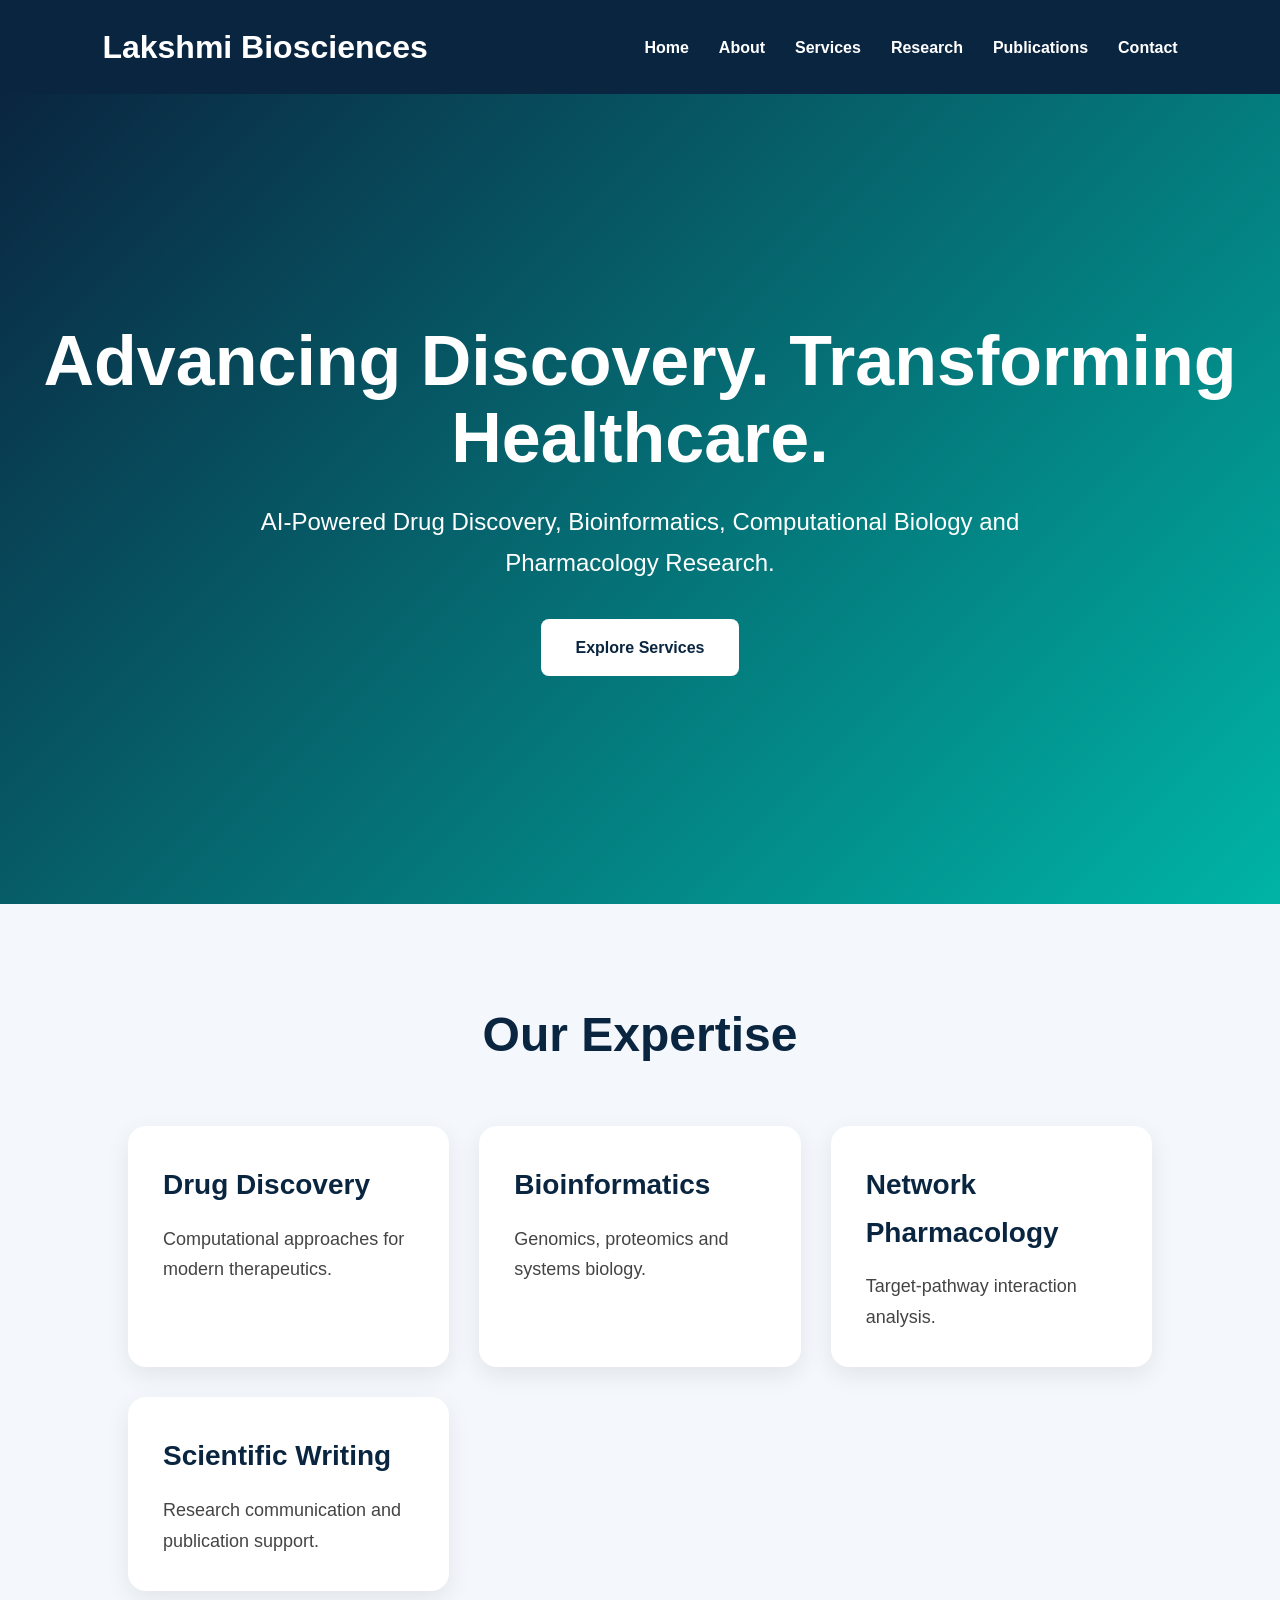
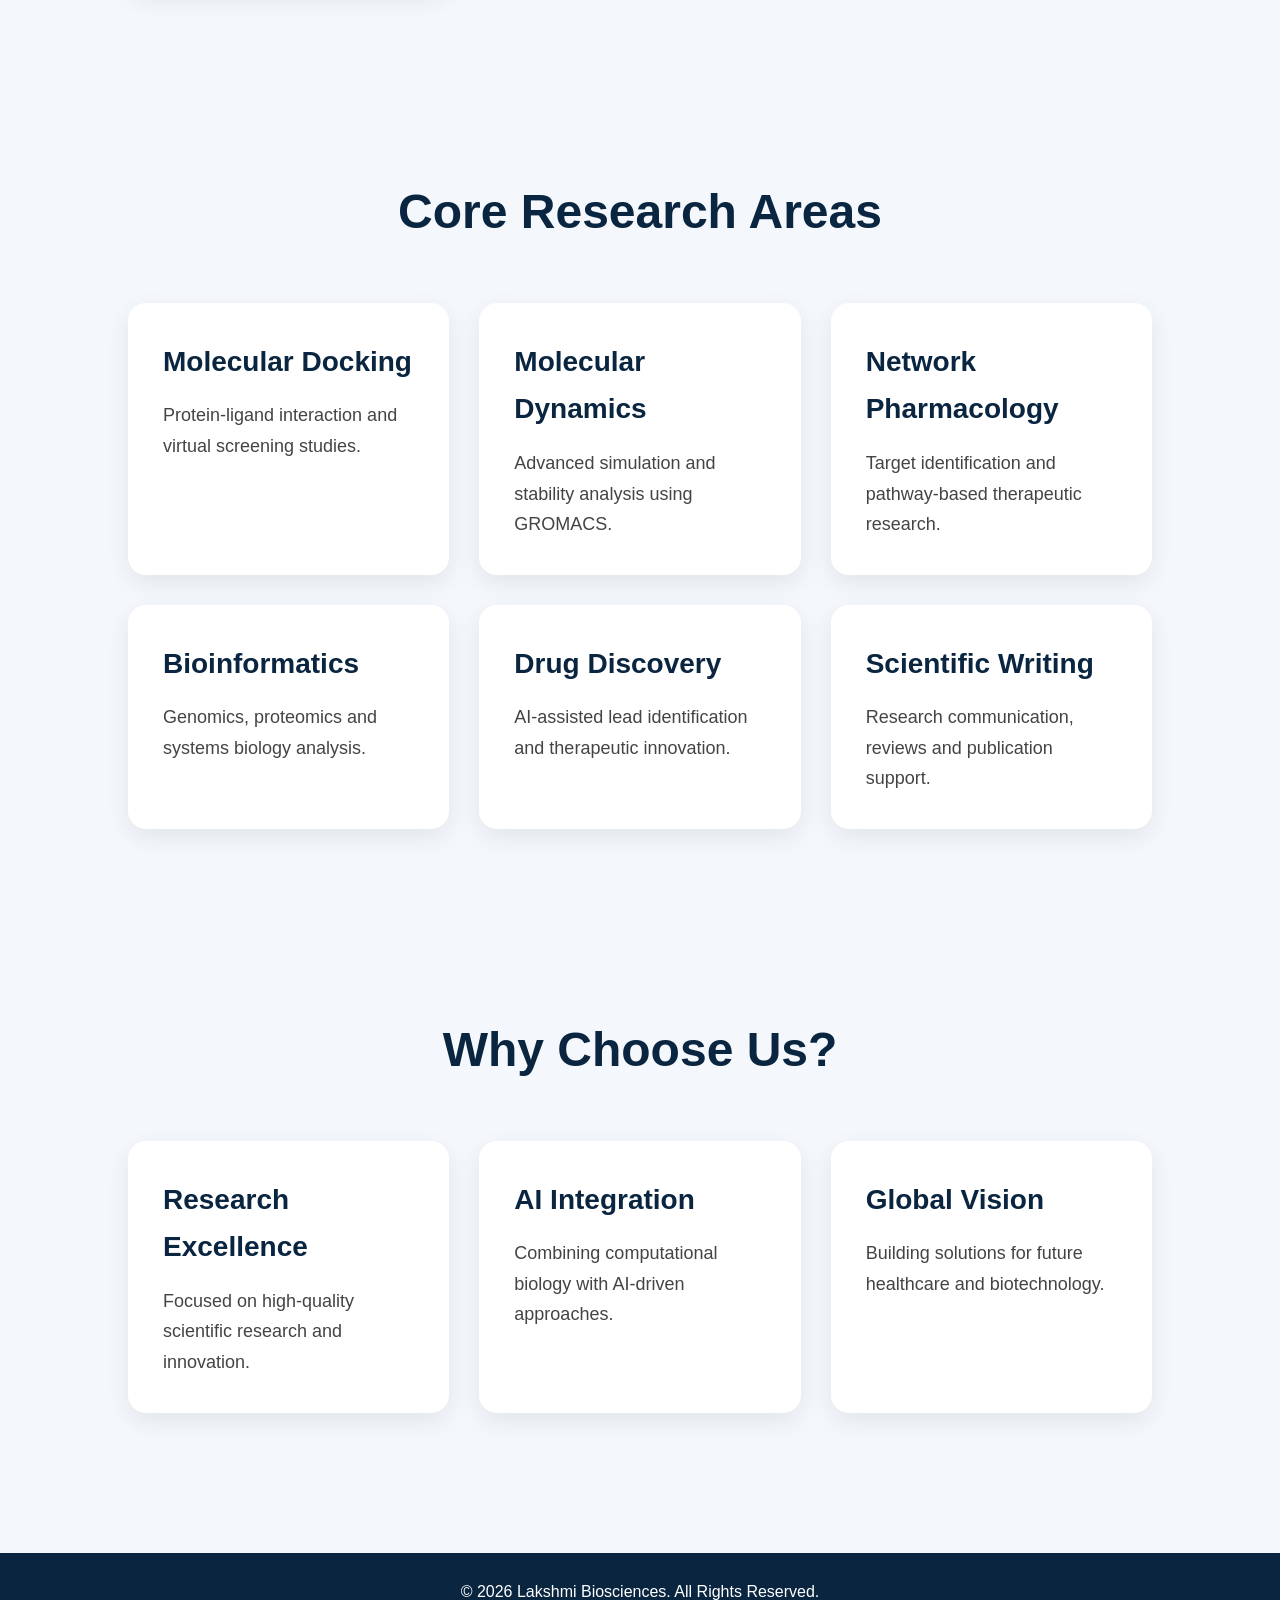
<file: index.html>
<!DOCTYPE html>

<html lang="en">

<head>
    <meta charset="UTF-8">
    <meta name="viewport" content="width=device-width, initial-scale=1.0">

    <meta name="google-site-verification" content="bZK9rHiymmkVcMRryx5hxQ8Dh3KX1rhNJKvibas8iJw" />

    <meta name="description" content="Lakshmi Biosciences specializes in Drug Discovery, Molecular Docking, Molecular Dynamics, Bioinformatics, AI and Computational Biology Research.">

    <meta name="keywords" content="Drug Discovery, Bioinformatics, Molecular Docking, Molecular Dynamics, Computational Biology, AI in Healthcare">

    <meta name="author" content="Lakshmi Biosciences">

    <title>Lakshmi Biosciences | Drug Discovery, Bioinformatics & Computational Biology</title>

    <link rel="stylesheet" href="style.css">
</head>

<body>
<header>
    <div class="logo">Lakshmi Biosciences</div>

    <nav>
        <a href="index.html">Home</a>
        <a href="about.html">About</a>
        <a href="services.html">Services</a>
        <a href="research.html">Research</a>
        <a href="publications.html">Publications</a>
        <a href="contact.html">Contact</a>
    </nav>
</header>

<section class="hero">
    <h1>Advancing Discovery. Transforming Healthcare.</h1>

    <p>
        AI-Powered Drug Discovery, Bioinformatics,
        Computational Biology and Pharmacology Research.
    </p>

    <a href="services.html" class="btn">
        Explore Services
    </a>
</section>

<section class="section">
    <h2>Our Expertise</h2>

    <div class="grid">

        <div class="card">
            <h3>Drug Discovery</h3>
            <p>Computational approaches for modern therapeutics.</p>
        </div>

        <div class="card">
            <h3>Bioinformatics</h3>
            <p>Genomics, proteomics and systems biology.</p>
        </div>

        <div class="card">
            <h3>Network Pharmacology</h3>
            <p>Target-pathway interaction analysis.</p>
        </div>

        <div class="card">
            <h3>Scientific Writing</h3>
            <p>Research communication and publication support.</p>
        </div>

    </div>
</section>

<section class="section">

    <h2>Core Research Areas</h2>

    <div class="grid">

        <div class="card">
            <h3>Molecular Docking</h3>
            <p>Protein-ligand interaction and virtual screening studies.</p>
        </div>

        <div class="card">
            <h3>Molecular Dynamics</h3>
            <p>Advanced simulation and stability analysis using GROMACS.</p>
        </div>

        <div class="card">
            <h3>Network Pharmacology</h3>
            <p>Target identification and pathway-based therapeutic research.</p>
        </div>

        <div class="card">
            <h3>Bioinformatics</h3>
            <p>Genomics, proteomics and systems biology analysis.</p>
        </div>

        <div class="card">
            <h3>Drug Discovery</h3>
            <p>AI-assisted lead identification and therapeutic innovation.</p>
        </div>

        <div class="card">
            <h3>Scientific Writing</h3>
            <p>Research communication, reviews and publication support.</p>
        </div>

    </div>

</section>

<section class="section">

    <h2>Why Choose Us?</h2>

    <div class="grid">

        <div class="card">
            <h3>Research Excellence</h3>
            <p>Focused on high-quality scientific research and innovation.</p>
        </div>

        <div class="card">
            <h3>AI Integration</h3>
            <p>Combining computational biology with AI-driven approaches.</p>
        </div>

        <div class="card">
            <h3>Global Vision</h3>
            <p>Building solutions for future healthcare and biotechnology.</p>
        </div>

    </div>

</section>

<footer>
    <p>© 2026 Lakshmi Biosciences. All Rights Reserved.</p>
</footer>

<script src="js.js"></script>
</body>

</html>
</file>
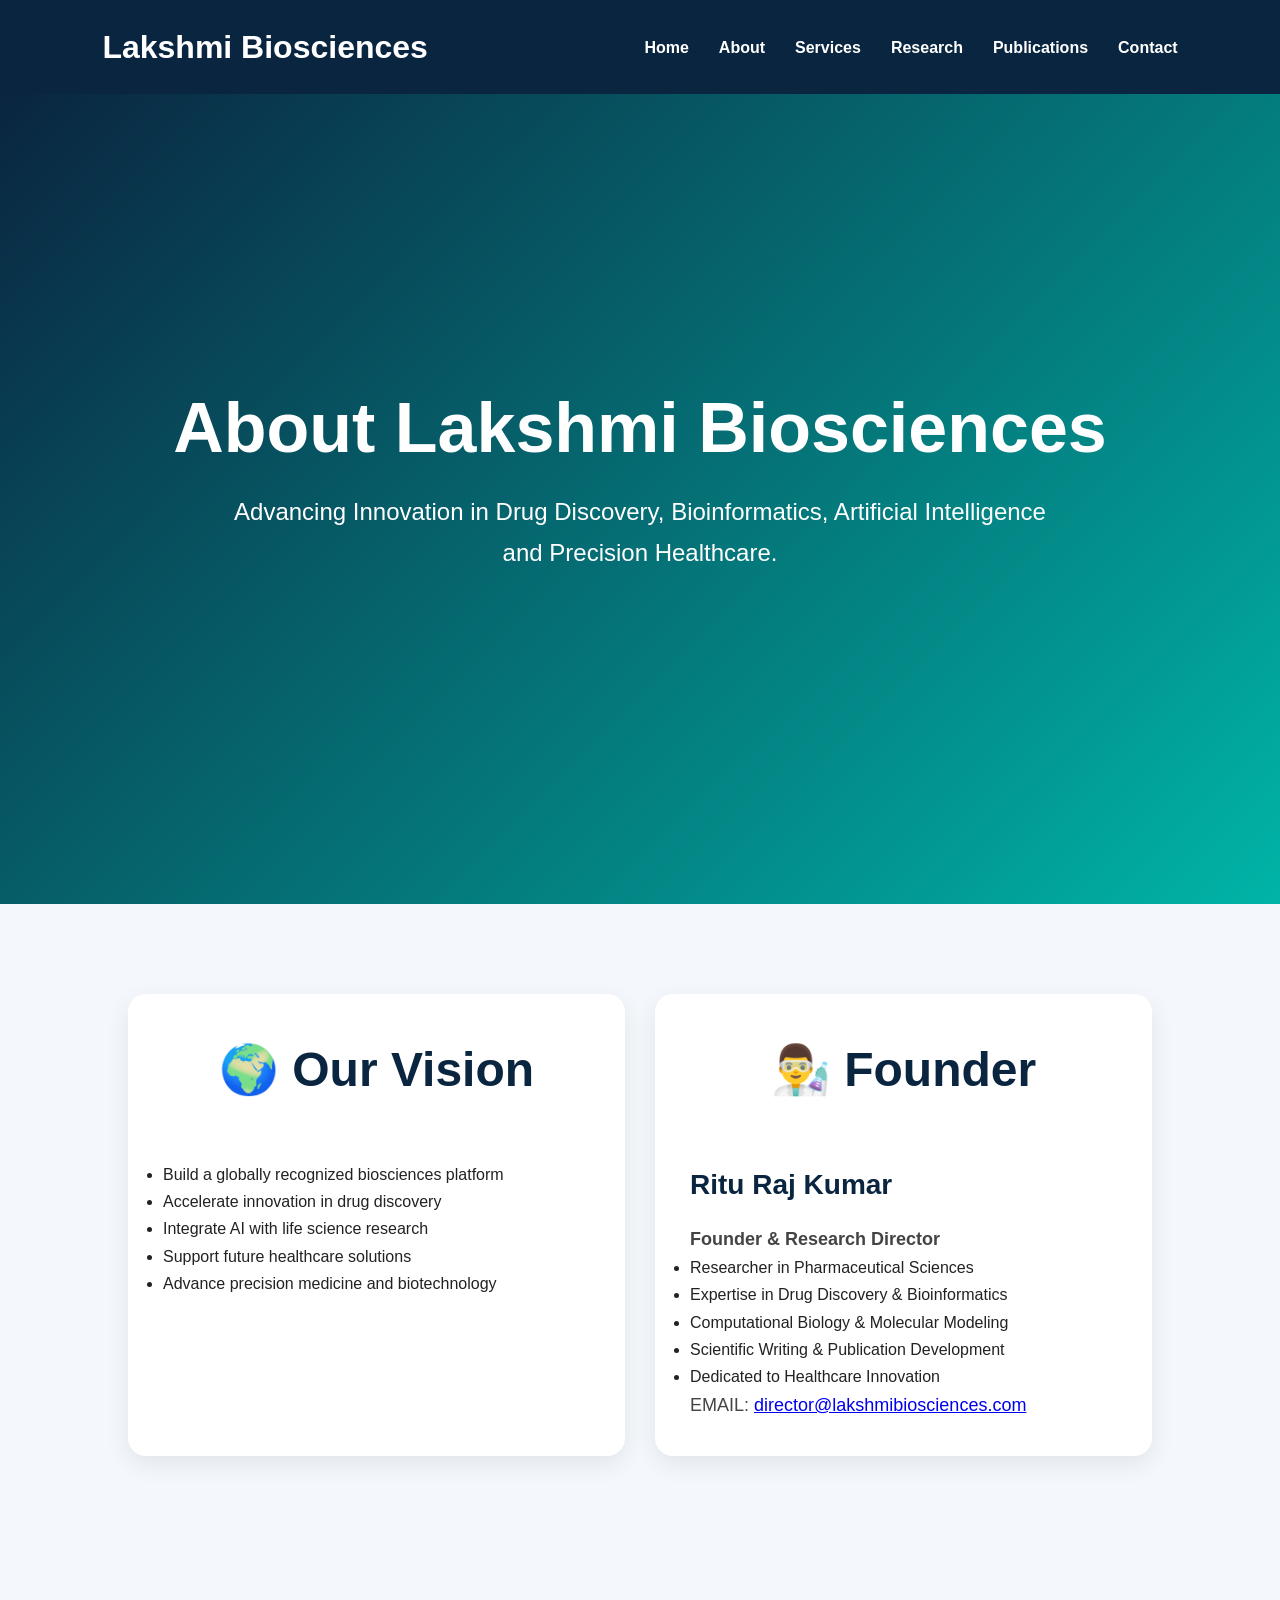
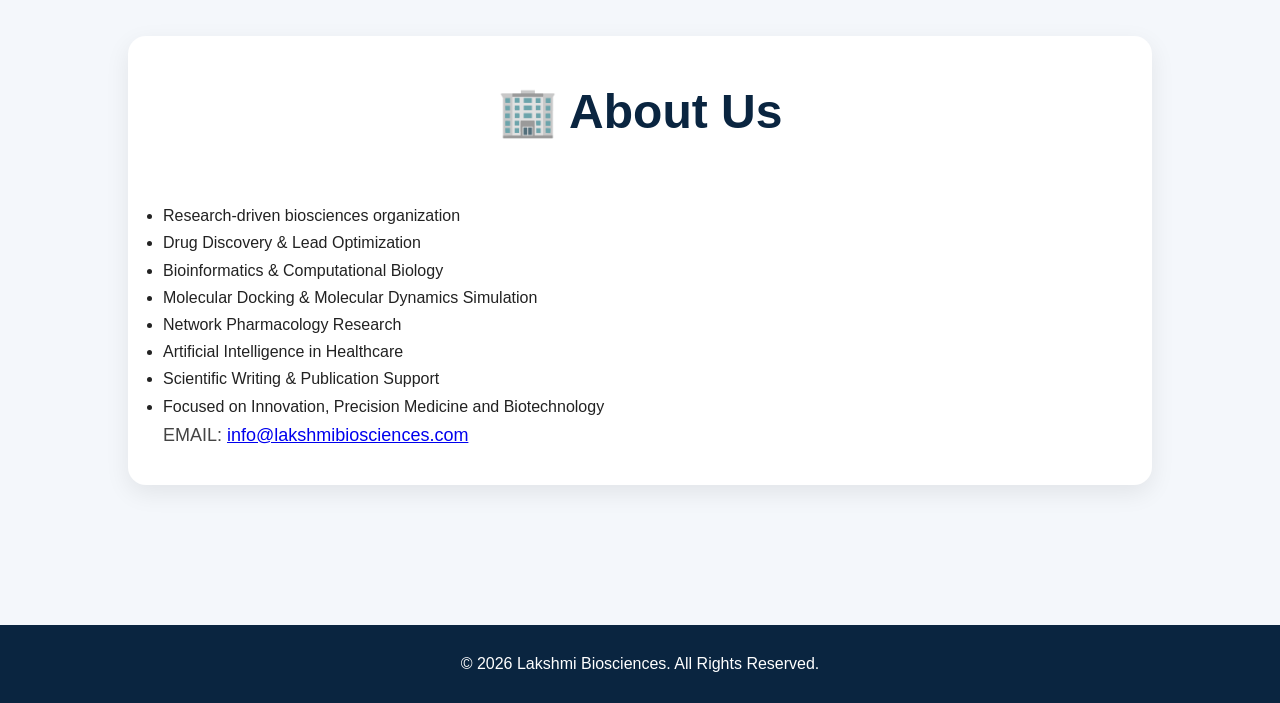
<file: about.html>
<!DOCTYPE html>
<html lang="en">

<head>
    <meta charset="UTF-8">
    <meta name="viewport" content="width=device-width, initial-scale=1.0">
    <title>About Us | Lakshmi Biosciences</title>
    <link rel="stylesheet" href="style.css">
</head>

<body>

<header>
    <div class="logo">Lakshmi Biosciences</div>

    <nav>
        <a href="index.html">Home</a>
        <a href="about.html">About</a>
        <a href="services.html">Services</a>
        <a href="research.html">Research</a>
        <a href="publications.html">Publications</a>
        <a href="contact.html">Contact</a>
    </nav>
</header>

<section class="hero">

    <h1>About Lakshmi Biosciences</h1>

    <p>
        Advancing Innovation in Drug Discovery, Bioinformatics,
        Artificial Intelligence and Precision Healthcare.
    </p>

</section>

<section class="section">

    <div class="grid">

        <div class="card">

            <h2>🌍 Our Vision</h2>

            <ul>
                <li>Build a globally recognized biosciences platform</li>
                <li>Accelerate innovation in drug discovery</li>
                <li>Integrate AI with life science research</li>
                <li>Support future healthcare solutions</li>
                <li>Advance precision medicine and biotechnology</li>
            </ul>

        </div>

        <div class="card">

            <h2>👨‍🔬 Founder</h2>

            <h3>Ritu Raj Kumar</h3>
        
            <p><strong>Founder & Research Director</strong></p>

            <ul>
                <li>Researcher in Pharmaceutical Sciences</li>
                <li>Expertise in Drug Discovery & Bioinformatics</li>
                <li>Computational Biology & Molecular Modeling</li>
                <li>Scientific Writing & Publication Development</li>
                <li>Dedicated to Healthcare Innovation</li>
                <p>EMAIL: <a href="mailto:director@lakshmibiosciences.com">director@lakshmibiosciences.com</a></p>
            </ul>

        </div>

    </div>

</section>

<section class="section">

    <div class="card">

        <h2>🏢 About Us</h2>

        <ul>
            <li>Research-driven biosciences organization</li>
            <li>Drug Discovery & Lead Optimization</li>
            <li>Bioinformatics & Computational Biology</li>
            <li>Molecular Docking & Molecular Dynamics Simulation</li>
            <li>Network Pharmacology Research</li>
            <li>Artificial Intelligence in Healthcare</li>
            <li>Scientific Writing & Publication Support</li>
            <li>Focused on Innovation, Precision Medicine and Biotechnology</li>
            <p>EMAIL: <a href="mailto:info@lakshmibiosciences.com">info@lakshmibiosciences.com</a></p>
        </ul>

    </div>

</section>

<footer>
    <p>© 2026 Lakshmi Biosciences. All Rights Reserved.</p>
</footer>

</body>

</html>
</file>
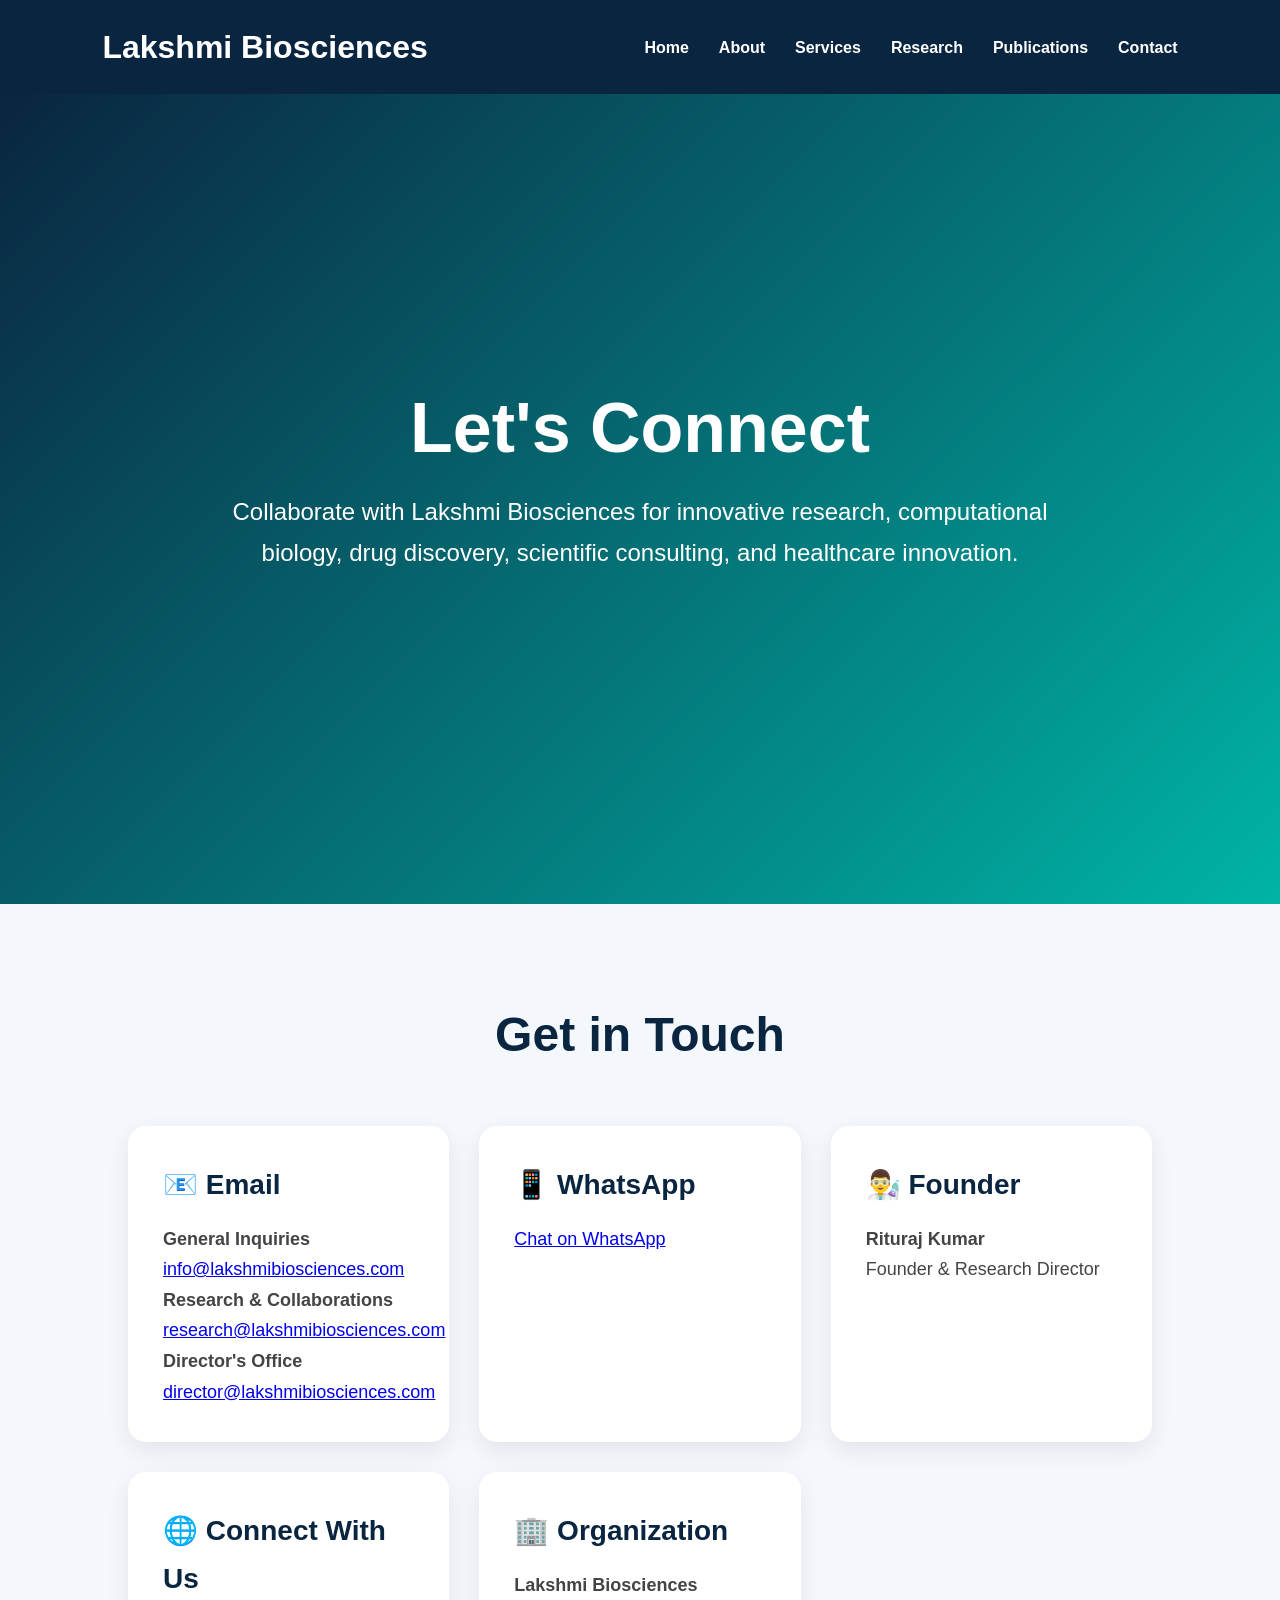
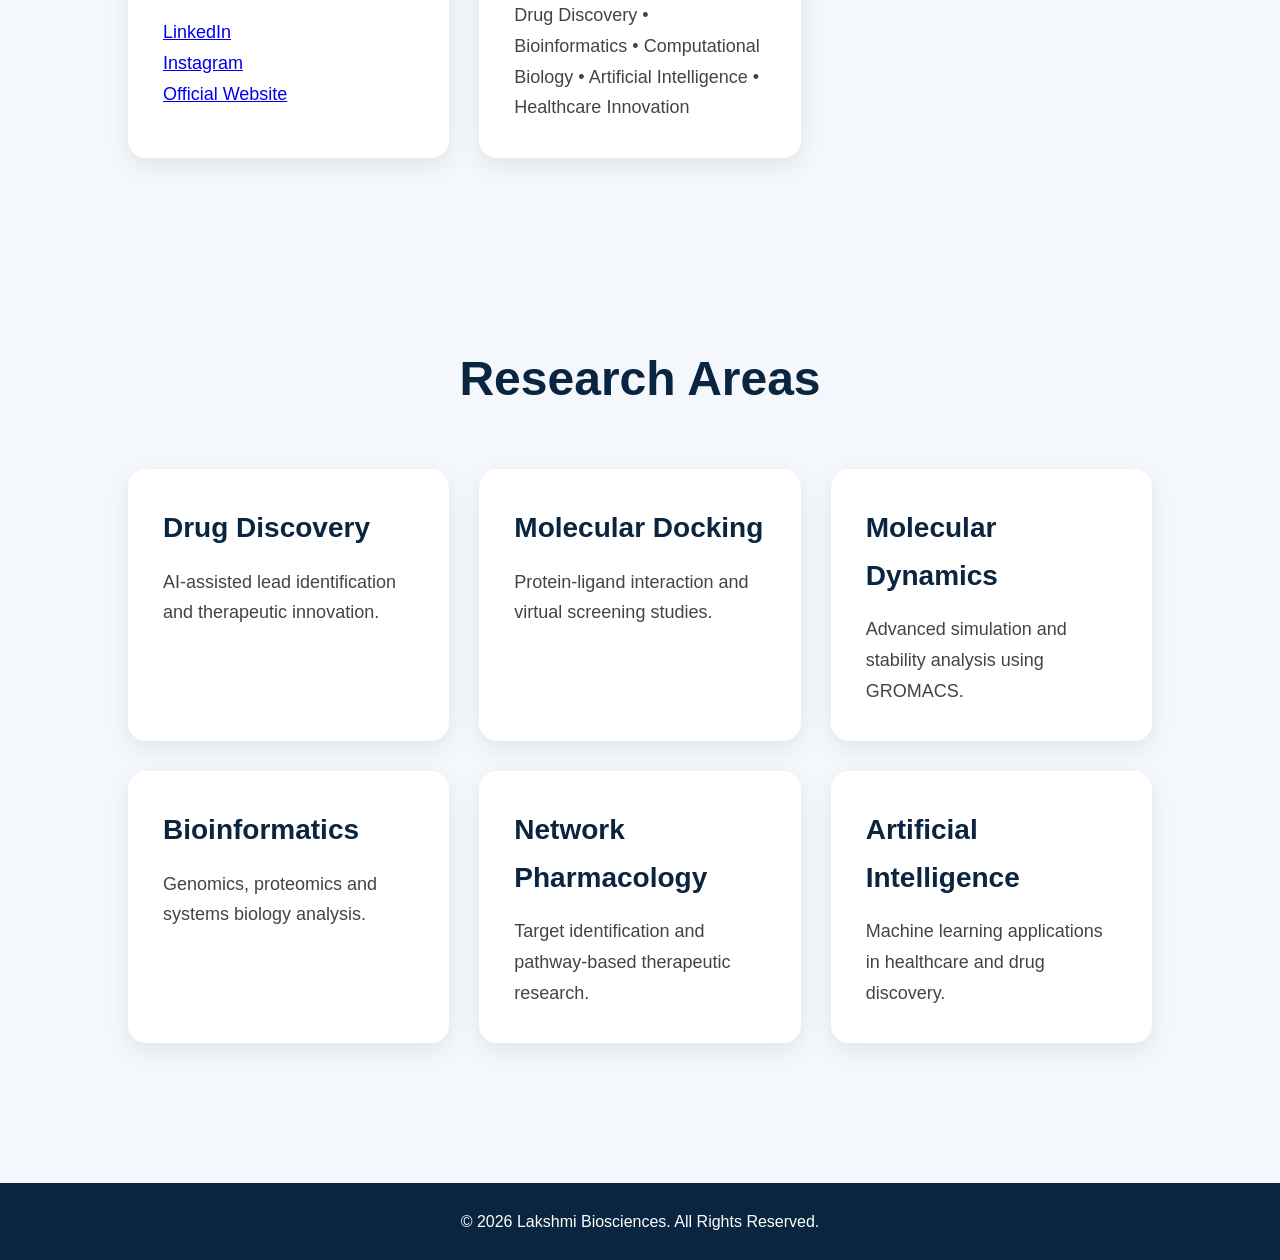
<file: contact.html>
<!DOCTYPE html>

<html lang="en">

<head>
    <meta charset="UTF-8">
    <meta name="viewport" content="width=device-width, initial-scale=1.0">


<title>Contact Us | Lakshmi Biosciences</title>

<meta name="description" content="Contact Lakshmi Biosciences for Drug Discovery, Bioinformatics, Computational Biology, Artificial Intelligence, Research Collaborations and Healthcare Innovation.">

<link rel="stylesheet" href="style.css">


</head>

<body>

<header>
    <div class="logo">Lakshmi Biosciences</div>


<nav>
    <a href="index.html">Home</a>
    <a href="about.html">About</a>
    <a href="services.html">Services</a>
    <a href="research.html">Research</a>
    <a href="publications.html">Publications</a>
    <a href="contact.html">Contact</a>
</nav>


</header>

<section class="hero">
    <h1>Let's Connect</h1>


<p>
    Collaborate with Lakshmi Biosciences for innovative research,
    computational biology, drug discovery, scientific consulting,
    and healthcare innovation.
</p>


</section>

<section class="section">


<h2>Get in Touch</h2>

<div class="grid">

    <div class="card">
        <h3>📧 Email</h3>

        <p>
            <strong>General Inquiries</strong><br>
            <a href="mailto:info@lakshmibiosciences.com">
                info@lakshmibiosciences.com
            </a>
        </p>

        <p>
            <strong>Research & Collaborations</strong><br>
            <a href="mailto:research@lakshmibiosciences.com">
                research@lakshmibiosciences.com
            </a>
        </p>

        <p>
            <strong>Director's Office</strong><br>
            <a href="mailto:director@lakshmibiosciences.com">
                director@lakshmibiosciences.com
            </a>
        </p>
    </div>

    <div class="card">
        <h3>📱 WhatsApp</h3>

        <p>
            <a href="https://api.whatsapp.com/send?phone=916204743980" target="_blank">
                Chat on WhatsApp
            </a>
        </p>
    </div>

    <div class="card">
        <h3>👨‍🔬 Founder</h3>

        <p>
            <strong>Rituraj Kumar</strong><br>
            Founder & Research Director
        </p>
    </div>

    <div class="card">
        <h3>🌐 Connect With Us</h3>

        <p>
            <a href="https://www.linkedin.com/company/lakshmibiosciences/" target="_blank">
                LinkedIn
            </a>
        </p>

        <p>
            <a href="https://www.instagram.com/lakshmibiosciences/" target="_blank">
                Instagram
            </a>
        </p>

        <p>
            <a href="https://lakshmibiosciences.com" target="_blank">
                Official Website
            </a>
        </p>
    </div>

    <div class="card">
        <h3>🏢 Organization</h3>

        <p>
            <strong>Lakshmi Biosciences</strong>
        </p>

        <p>
            Drug Discovery • Bioinformatics • Computational Biology • Artificial Intelligence • Healthcare Innovation
        </p>
    </div>

</div>


</section>

<section class="section">


<h2>Research Areas</h2>

<div class="grid">

    <div class="card">
        <h3>Drug Discovery</h3>
        <p>AI-assisted lead identification and therapeutic innovation.</p>
    </div>

    <div class="card">
        <h3>Molecular Docking</h3>
        <p>Protein-ligand interaction and virtual screening studies.</p>
    </div>

    <div class="card">
        <h3>Molecular Dynamics</h3>
        <p>Advanced simulation and stability analysis using GROMACS.</p>
    </div>

    <div class="card">
        <h3>Bioinformatics</h3>
        <p>Genomics, proteomics and systems biology analysis.</p>
    </div>

    <div class="card">
        <h3>Network Pharmacology</h3>
        <p>Target identification and pathway-based therapeutic research.</p>
    </div>

    <div class="card">
        <h3>Artificial Intelligence</h3>
        <p>Machine learning applications in healthcare and drug discovery.</p>
    </div>

</div>


</section>

<footer>
    <p>© 2026 Lakshmi Biosciences. All Rights Reserved.</p>
</footer>

</body>
</html>
</file>
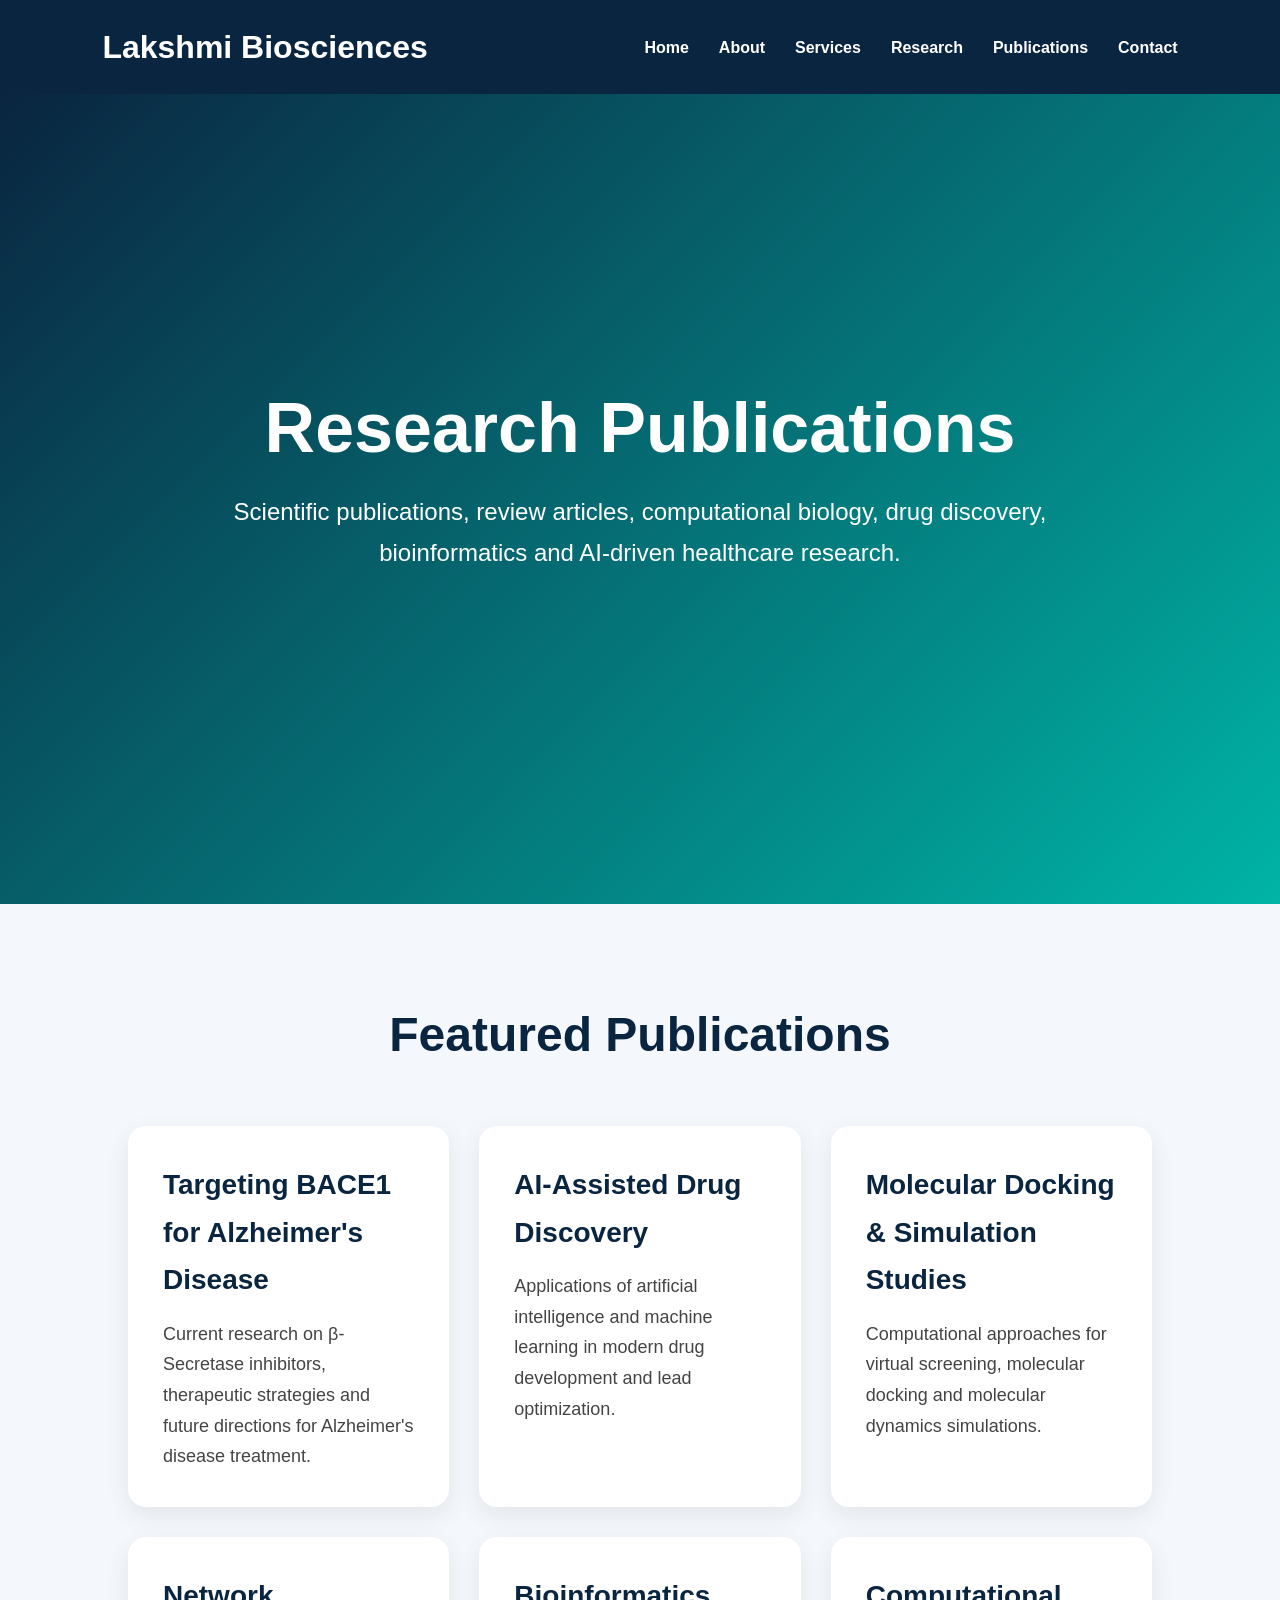
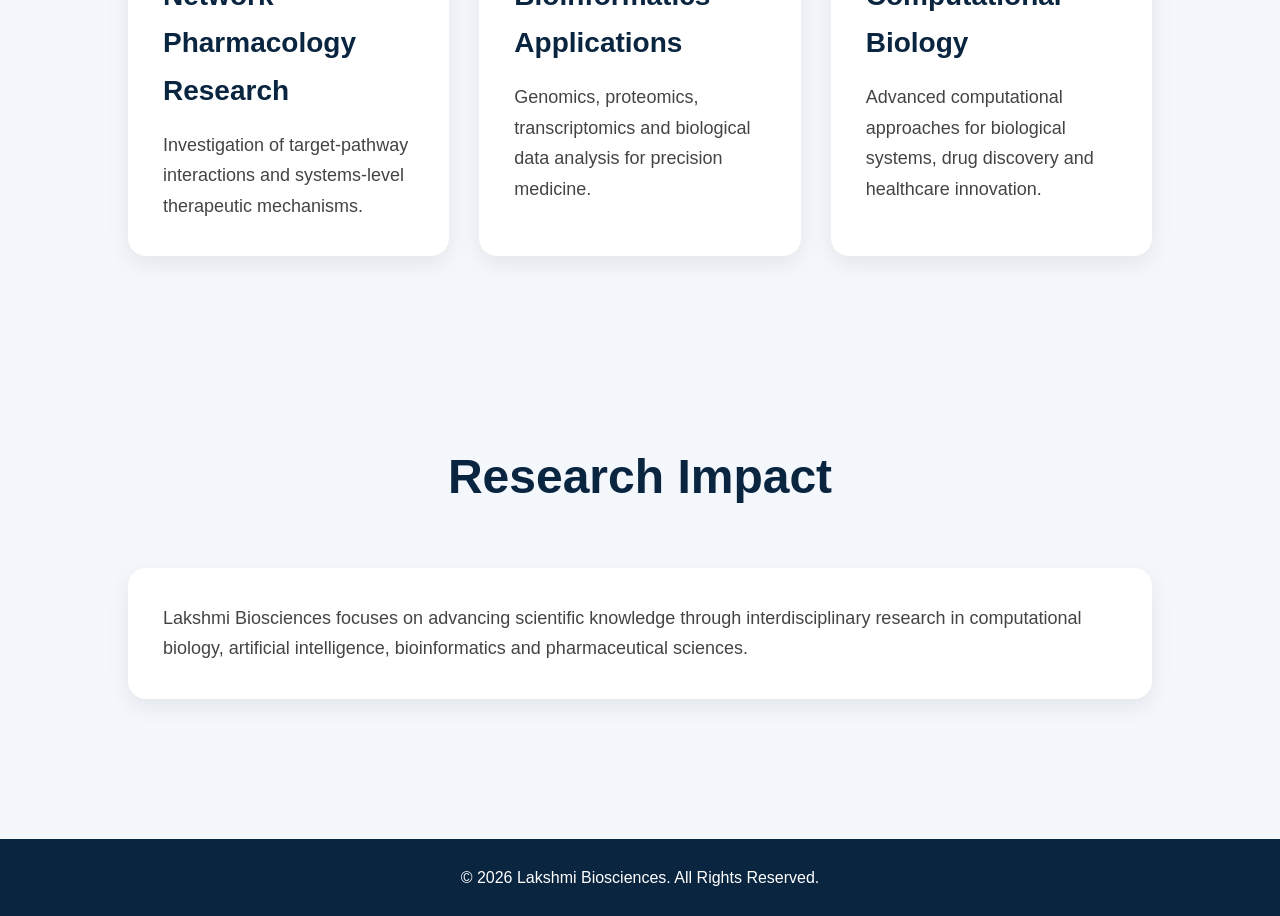
<file: publications.html>
<!DOCTYPE html>
<html lang="en">

<head>
<meta charset="UTF-8">
<meta name="viewport" content="width=device-width, initial-scale=1.0">
<title>Publications | Lakshmi Biosciences</title>
<link rel="stylesheet" href="style.css">
</head>

<body>

<header>
<div class="logo">Lakshmi Biosciences</div>

<nav>
<a href="index.html">Home</a>
<a href="about.html">About</a>
<a href="services.html">Services</a>
<a href="research.html">Research</a>
<a href="publications.html">Publications</a>
<a href="contact.html">Contact</a>
</nav>
</header>

<section class="hero">

<h1>Research Publications</h1>

<p>
Scientific publications, review articles, computational biology,
drug discovery, bioinformatics and AI-driven healthcare research.
</p>

</section>

<section class="section">

<h2>Featured Publications</h2>

<div class="grid">

<div class="card">
<h3>Targeting BACE1 for Alzheimer's Disease</h3>
<p>
Current research on β-Secretase inhibitors, therapeutic strategies
and future directions for Alzheimer's disease treatment.
</p>
</div>

<div class="card">
<h3>AI-Assisted Drug Discovery</h3>
<p>
Applications of artificial intelligence and machine learning
in modern drug development and lead optimization.
</p>
</div>

<div class="card">
<h3>Molecular Docking & Simulation Studies</h3>
<p>
Computational approaches for virtual screening,
molecular docking and molecular dynamics simulations.
</p>
</div>

<div class="card">
<h3>Network Pharmacology Research</h3>
<p>
Investigation of target-pathway interactions and
systems-level therapeutic mechanisms.
</p>
</div>

<div class="card">
<h3>Bioinformatics Applications</h3>
<p>
Genomics, proteomics, transcriptomics and biological
data analysis for precision medicine.
</p>
</div>

<div class="card">
<h3>Computational Biology</h3>
<p>
Advanced computational approaches for biological systems,
drug discovery and healthcare innovation.
</p>
</div>

</div>

</section>

<section class="section">

<h2>Research Impact</h2>

<div class="card">
<p>
Lakshmi Biosciences focuses on advancing scientific knowledge
through interdisciplinary research in computational biology,
artificial intelligence, bioinformatics and pharmaceutical sciences.
</p>
</div>

</section>

<footer>
<p>© 2026 Lakshmi Biosciences. All Rights Reserved.</p>
</footer>

</body>
</html>
</file>
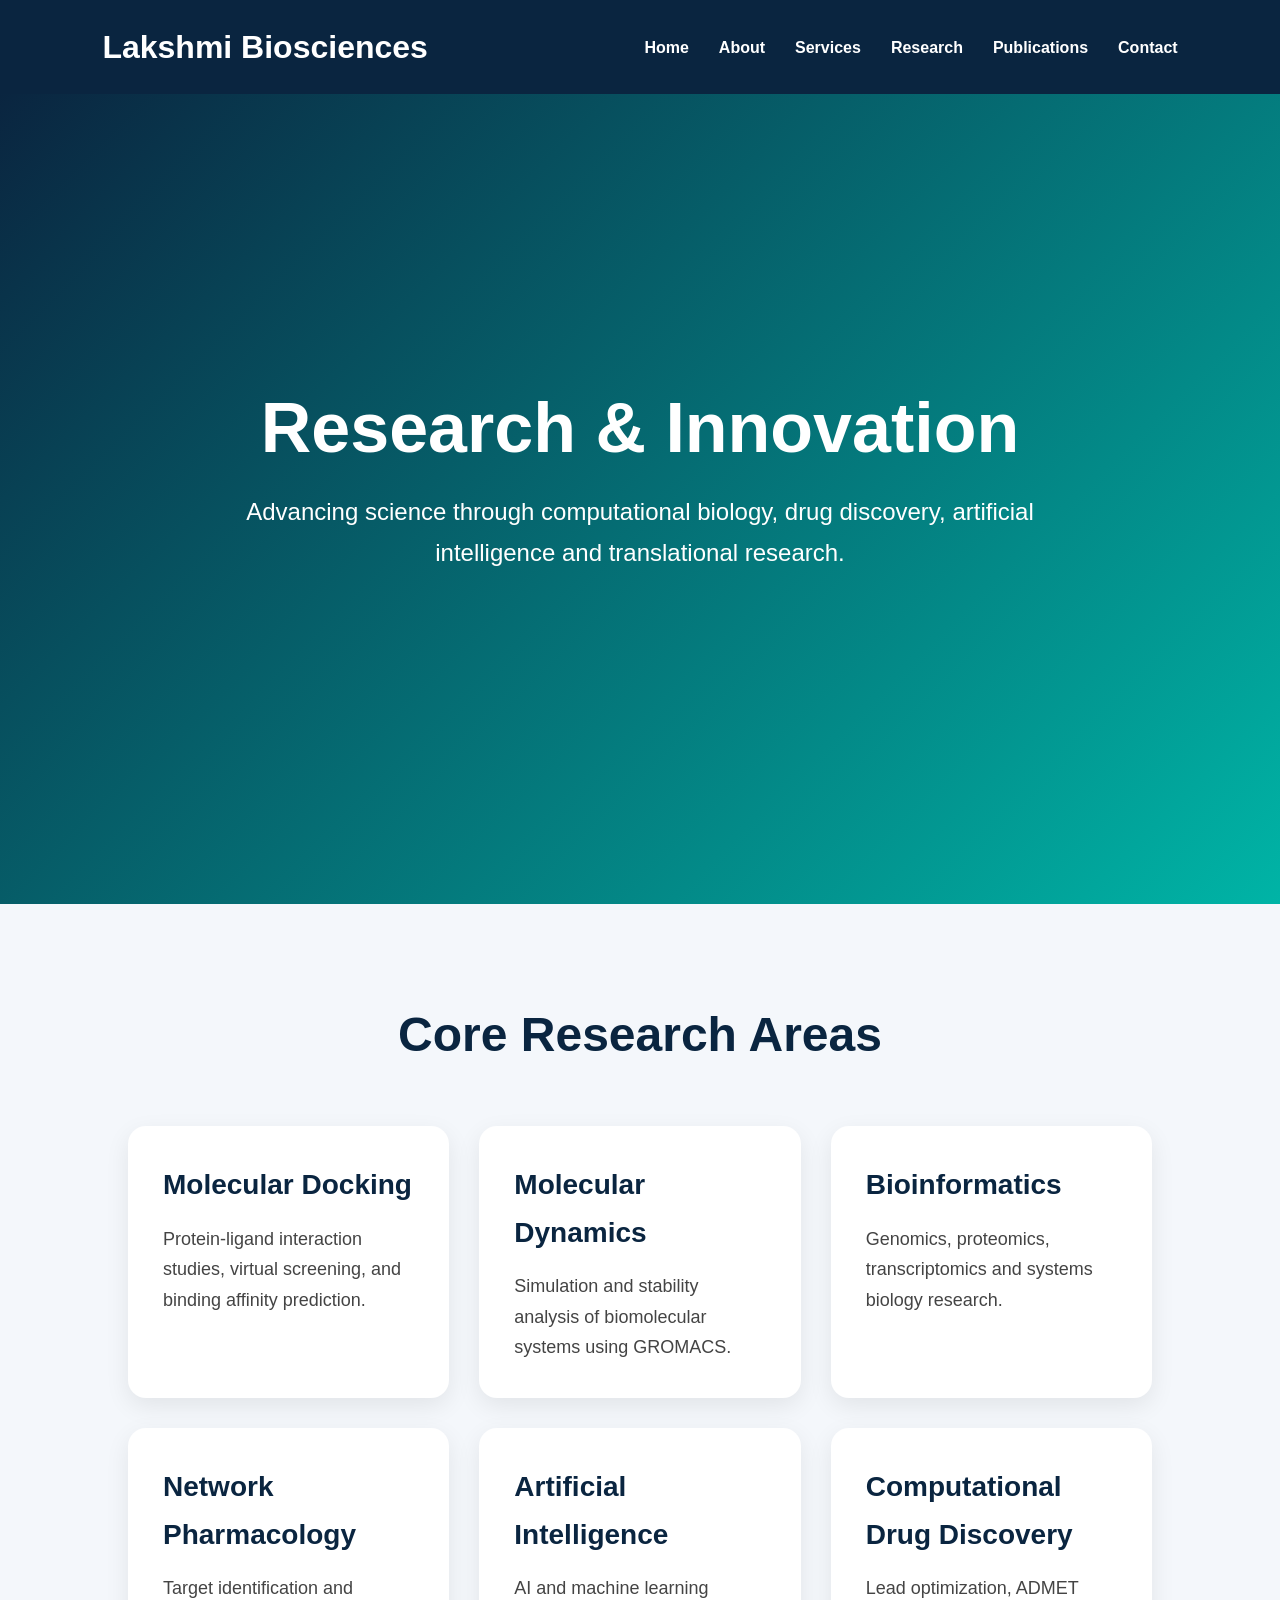
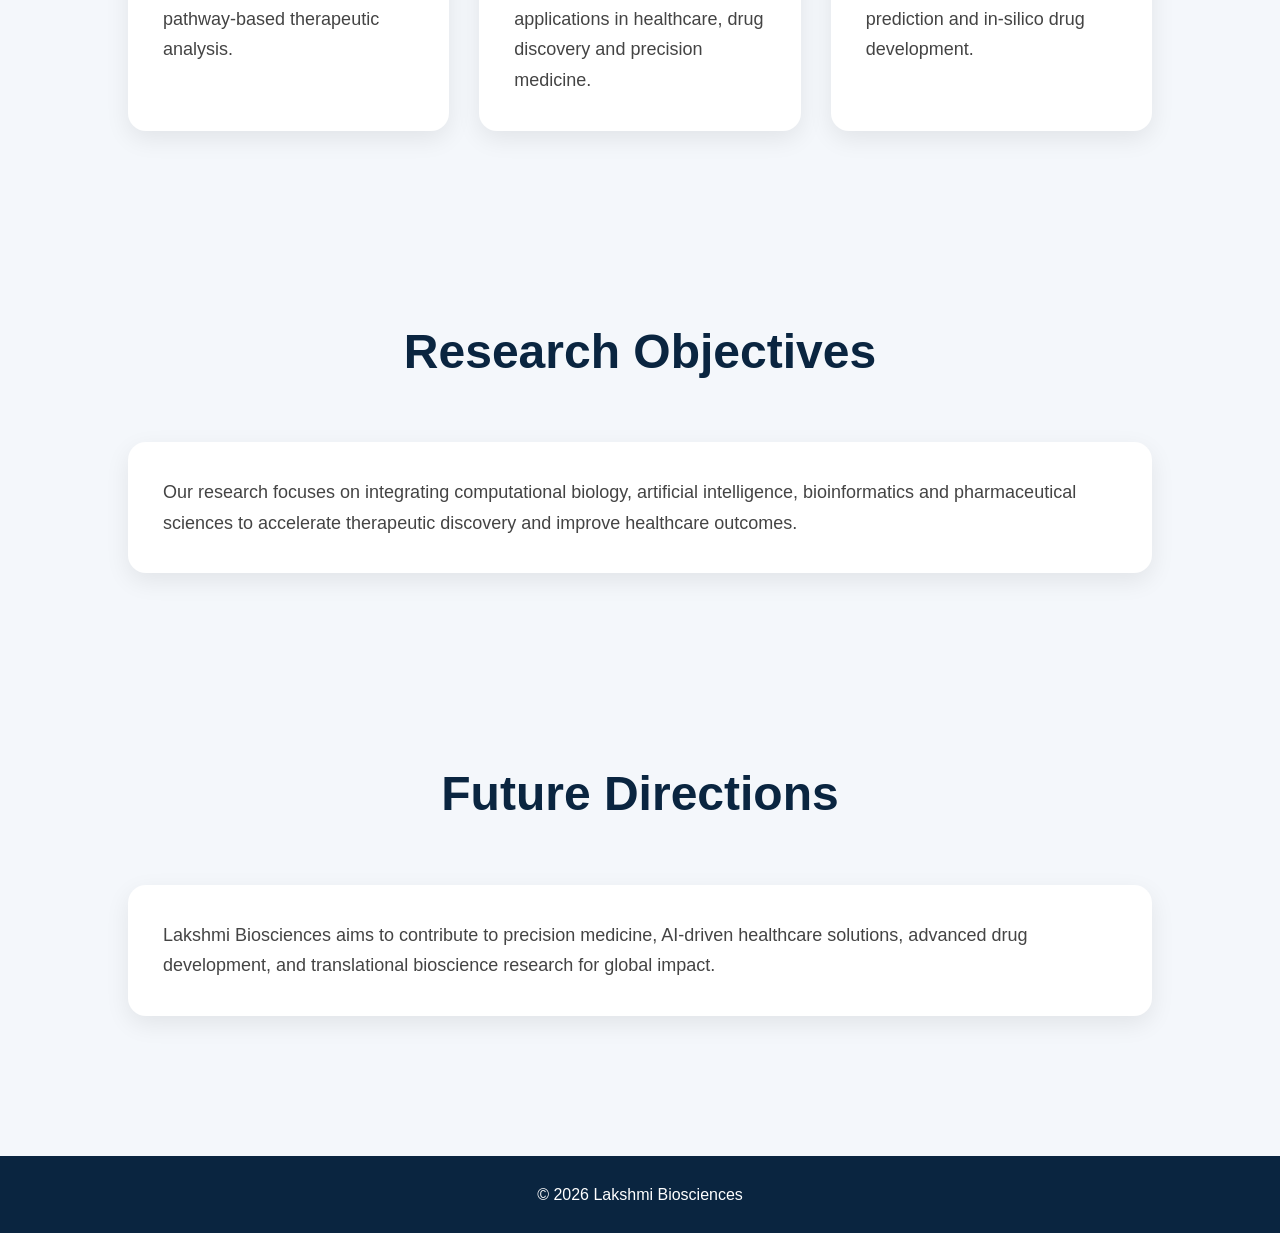
<file: research.html>
<!DOCTYPE html>
<html lang="en">
<head>
<meta charset="UTF-8">
<meta name="viewport" content="width=device-width, initial-scale=1.0">
<title>Research | Lakshmi Biosciences</title>
<link rel="stylesheet" href="style.css">
</head>

<body>

<header>
<div class="logo">Lakshmi Biosciences</div>

<nav>
<a href="index.html">Home</a>
<a href="about.html">About</a>
<a href="services.html">Services</a>
<a href="research.html">Research</a>
<a href="publications.html">Publications</a>
<a href="contact.html">Contact</a>
</nav>
</header>

<section class="hero">
<h1>Research & Innovation</h1>

<p>
Advancing science through computational biology,
drug discovery, artificial intelligence and translational research.
</p>
</section>

<section class="section">

<h2>Core Research Areas</h2>

<div class="grid">

<div class="card">
<h3>Molecular Docking</h3>
<p>
Protein-ligand interaction studies, virtual screening,
and binding affinity prediction.
</p>
</div>

<div class="card">
<h3>Molecular Dynamics</h3>
<p>
Simulation and stability analysis of biomolecular systems
using GROMACS.
</p>
</div>

<div class="card">
<h3>Bioinformatics</h3>
<p>
Genomics, proteomics, transcriptomics and systems biology research.
</p>
</div>

<div class="card">
<h3>Network Pharmacology</h3>
<p>
Target identification and pathway-based therapeutic analysis.
</p>
</div>

<div class="card">
<h3>Artificial Intelligence</h3>
<p>
AI and machine learning applications in healthcare,
drug discovery and precision medicine.
</p>
</div>

<div class="card">
<h3>Computational Drug Discovery</h3>
<p>
Lead optimization, ADMET prediction and in-silico drug development.
</p>
</div>

</div>

</section>

<section class="section">

<h2>Research Objectives</h2>

<div class="card">
<p>
Our research focuses on integrating computational biology,
artificial intelligence, bioinformatics and pharmaceutical sciences
to accelerate therapeutic discovery and improve healthcare outcomes.
</p>
</div>

</section>

<section class="section">

<h2>Future Directions</h2>

<div class="card">
<p>
Lakshmi Biosciences aims to contribute to precision medicine,
AI-driven healthcare solutions, advanced drug development,
and translational bioscience research for global impact.
</p>
</div>

</section>

<footer>
<p>© 2026 Lakshmi Biosciences</p>
</footer>

</body>
</html>
</file>
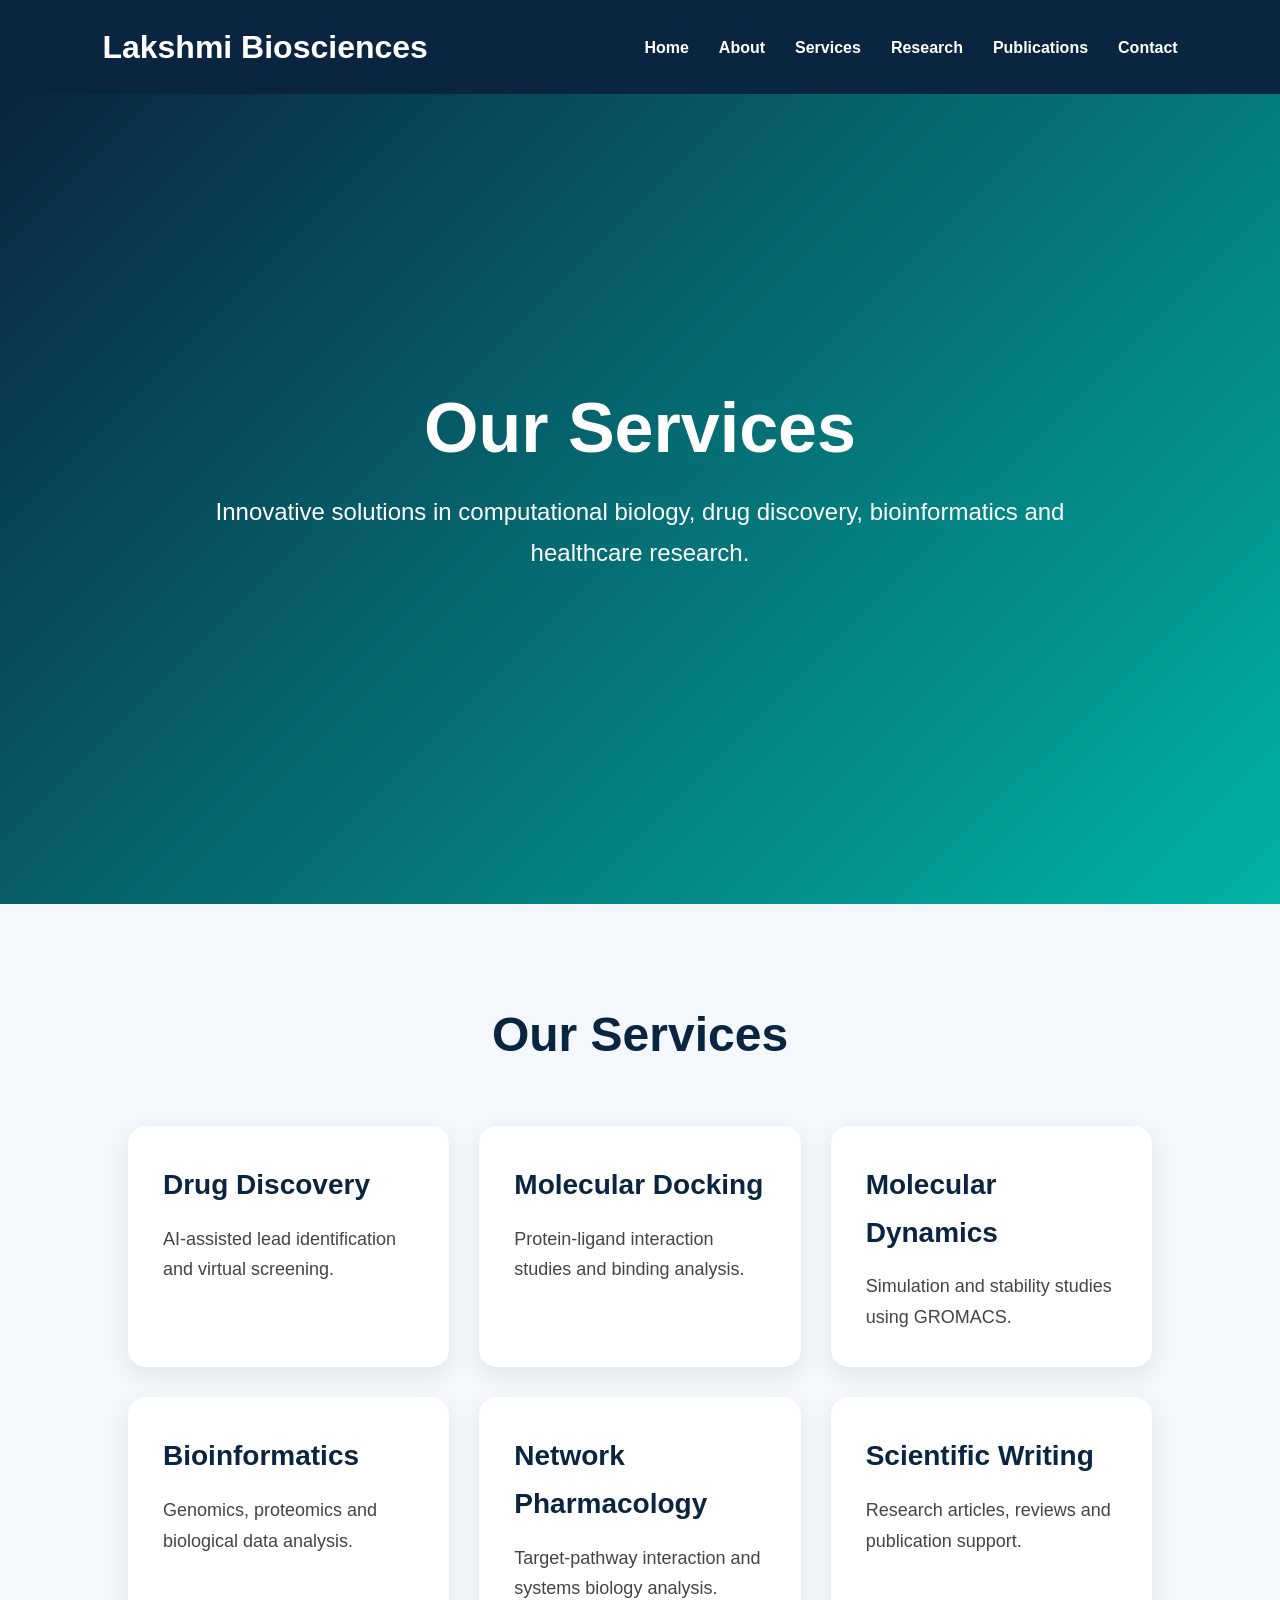
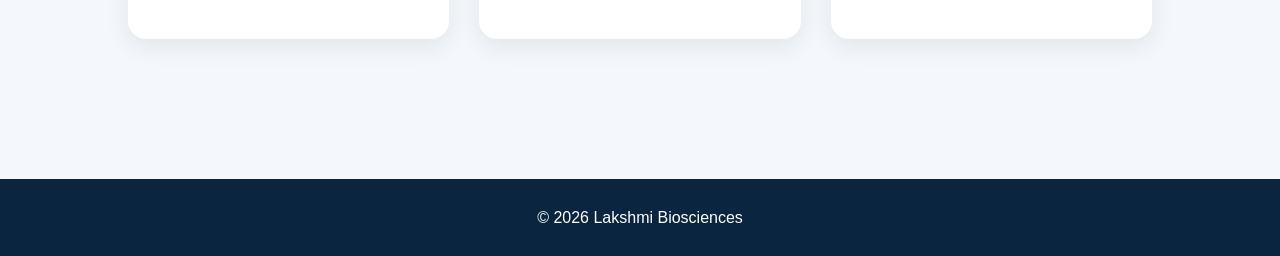
<file: services.html>
<!DOCTYPE html>
<html lang="en">
<head>
<meta charset="UTF-8">
<meta name="viewport" content="width=device-width, initial-scale=1.0">
<title>Services | Lakshmi Biosciences</title>
<link rel="stylesheet" href="style.css">
</head>

<body>

<header>
<div class="logo">Lakshmi Biosciences</div>

<nav>
<a href="index.html">Home</a>
<a href="about.html">About</a>
<a href="services.html">Services</a>
<a href="research.html">Research</a>
<a href="publications.html">Publications</a>
<a href="contact.html">Contact</a>
</nav>
</header>

<section class="hero">
<h1>Our Services</h1>
<p>
Innovative solutions in computational biology, drug discovery,
bioinformatics and healthcare research.
</p>
</section>

<section class="section">

<h2>Our Services</h2>

<div class="grid">

<div class="card">
<h3>Drug Discovery</h3>
<p>AI-assisted lead identification and virtual screening.</p>
</div>

<div class="card">
<h3>Molecular Docking</h3>
<p>Protein-ligand interaction studies and binding analysis.</p>
</div>

<div class="card">
<h3>Molecular Dynamics</h3>
<p>Simulation and stability studies using GROMACS.</p>
</div>

<div class="card">
<h3>Bioinformatics</h3>
<p>Genomics, proteomics and biological data analysis.</p>
</div>

<div class="card">
<h3>Network Pharmacology</h3>
<p>Target-pathway interaction and systems biology analysis.</p>
</div>

<div class="card">
<h3>Scientific Writing</h3>
<p>Research articles, reviews and publication support.</p>
</div>

</div>

</section>

<footer>
<p>© 2026 Lakshmi Biosciences</p>
</footer>

</body>
</html>
</file>
<file: style.css>
*{
margin:0;
padding:0;
box-sizing:border-box;
font-family:'Segoe UI',sans-serif;
}

body{
background:#f4f7fb;
color:#222;
line-height:1.7;
}

/* HEADER */

header{
background:#0A2540;
padding:20px 8%;
display:flex;
justify-content:space-between;
align-items:center;
position:sticky;
top:0;
z-index:1000;
}

.logo{
color:white;
font-size:32px;
font-weight:700;
}

nav{
display:flex;
gap:30px;
}

nav a{
color:white;
text-decoration:none;
font-weight:600;
transition:.3s;
}

nav a:hover{
color:#00B4A6;
}

/* HERO */

.hero{
height:90vh;
display:flex;
flex-direction:column;
justify-content:center;
align-items:center;
text-align:center;
padding:20px;
background:linear-gradient(135deg,#0A2540,#00B4A6);
color:white;
}

.hero h1{
font-size:70px;
font-weight:800;
max-width:1200px;
line-height:1.1;
margin-bottom:25px;
}

.hero p{
font-size:24px;
max-width:850px;
margin-bottom:35px;
}

.btn{
display:inline-block;
padding:15px 35px;
background:white;
color:#0A2540;
text-decoration:none;
font-weight:700;
border-radius:8px;
transition:.3s;
}

.btn:hover{
transform:translateY(-3px);
}

/* SECTION */

.section{
padding:90px 10%;
}

.section h2{
text-align:center;
font-size:48px;
margin-bottom:50px;
color:#0A2540;
}

/* GRID */

.grid{
display:grid;
grid-template-columns:repeat(auto-fit,minmax(280px,1fr));
gap:30px;
}

/* CARD */

.card{
background:white;
padding:35px;
border-radius:18px;
box-shadow:0 8px 25px rgba(0,0,0,.08);
transition:.3s;
}

.card:hover{
transform:translateY(-8px);
}

.card h3{
color:#0A2540;
font-size:28px;
margin-bottom:15px;
}

.card p{
font-size:18px;
color:#444;
}

/* CONTACT */

.whatsapp-btn{
display:inline-block;
background:#25D366;
color:white;
padding:12px 25px;
border-radius:8px;
text-decoration:none;
font-weight:700;
}

.whatsapp-btn:hover{
opacity:.9;
}

/* FOOTER */

footer{
background:#0A2540;
color:white;
text-align:center;
padding:25px;
margin-top:50px;
}

/* MOBILE */

@media(max-width:768px){

header{
flex-direction:column;
gap:20px;
}

nav{
flex-wrap:wrap;
justify-content:center;
}

.hero h1{
font-size:42px;
}

.hero p{
font-size:18px;
}

.section h2{
font-size:36px;
}

}
.whatsapp-btn{
background:#25D366;
color:white;
padding:12px 25px;
border-radius:8px;
text-decoration:none;
font-weight:600;
display:inline-block;
}

.whatsapp-btn:hover{
background:#1da851;
}
.contact-grid{
display:grid;
grid-template-columns:repeat(auto-fit,minmax(350px,1fr));
gap:30px;
align-items:stretch;
}

.contact-card{
background:white;
padding:35px;
border-radius:20px;
box-shadow:0 8px 25px rgba(0,0,0,0.08);
}
.contact-card a{
color:#0A2540;
font-weight:600;
text-decoration:none;
word-break:break-word;
}

.contact-card a:hover{
color:#00B4A6;
}
.whatsapp-btn{
display:inline-block;
background:#25D366;
color:white !important;
padding:15px 30px;
border-radius:10px;
font-weight:700;
text-decoration:none;
transition:0.3s;
box-shadow:0 6px 15px rgba(37,211,102,0.3);
}

.whatsapp-btn:hover{
transform:translateY(-3px);
background:#1ebd5a;
}
</file>
